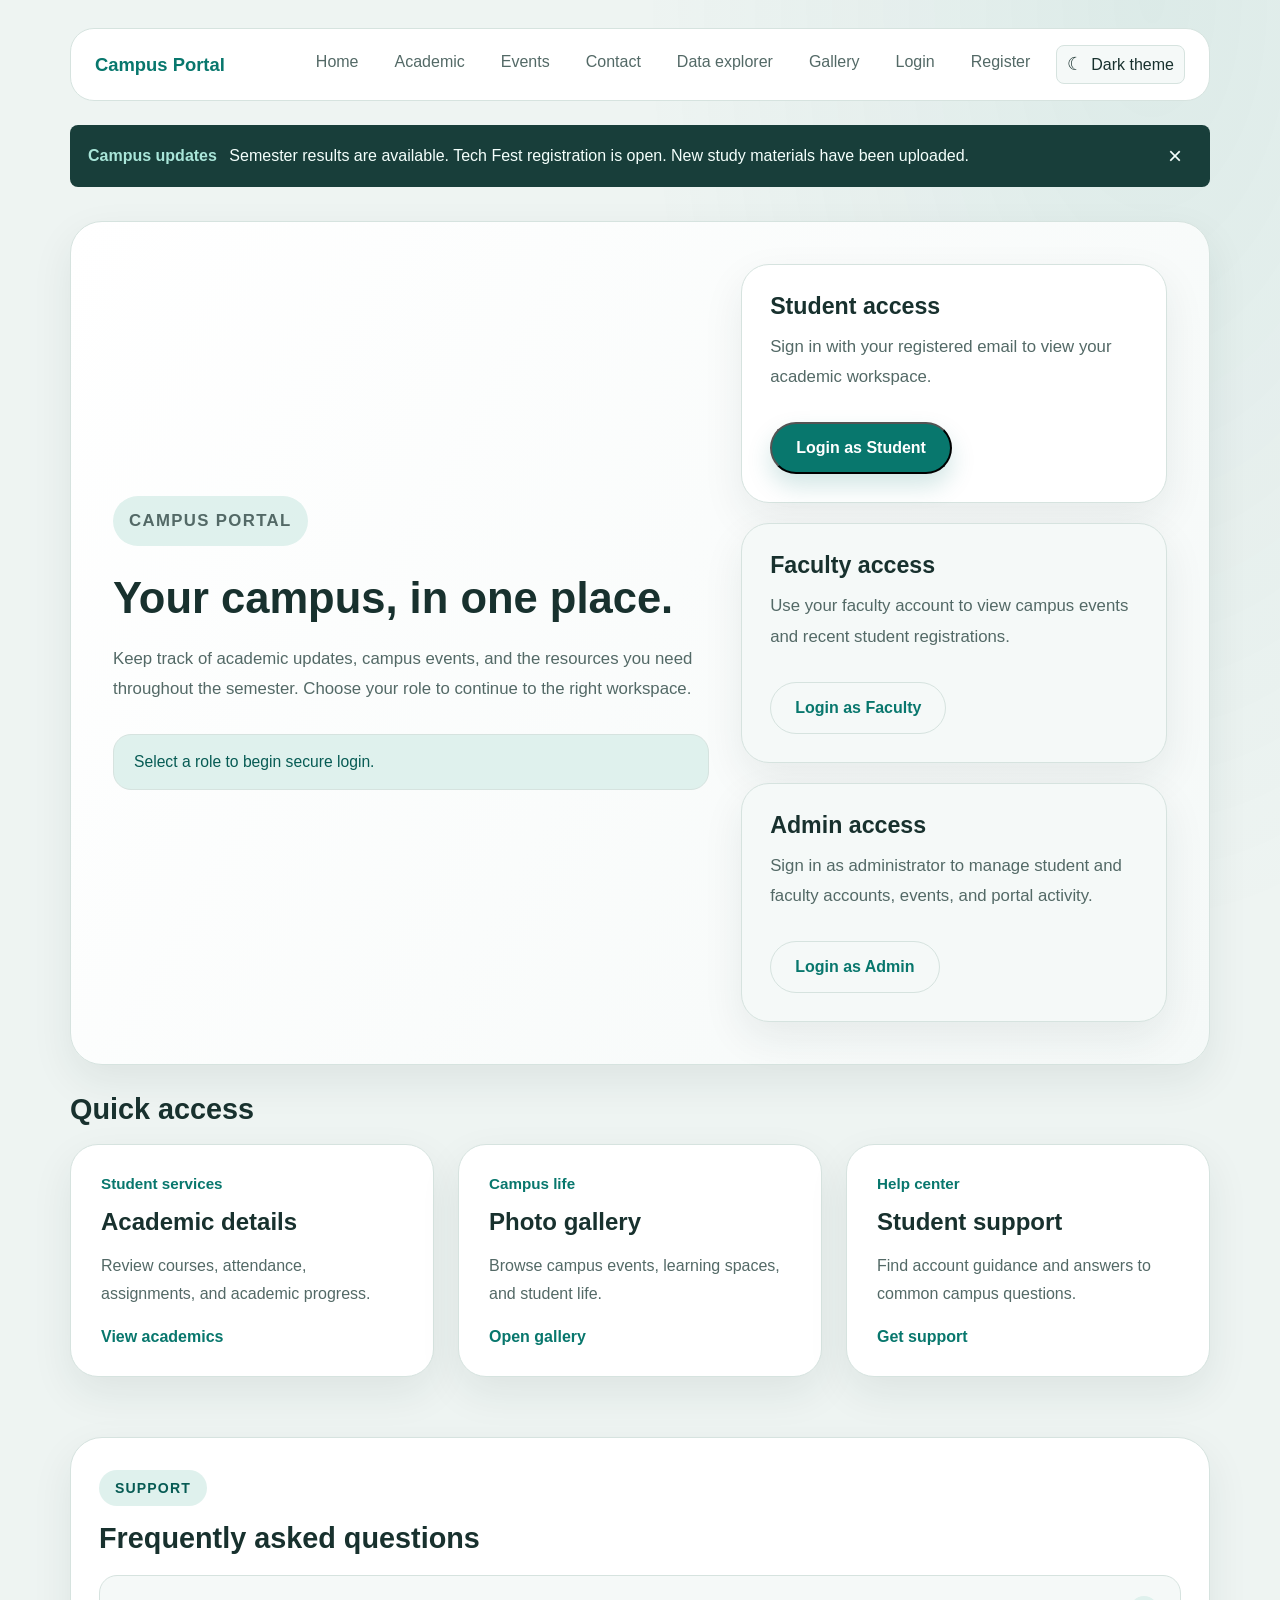
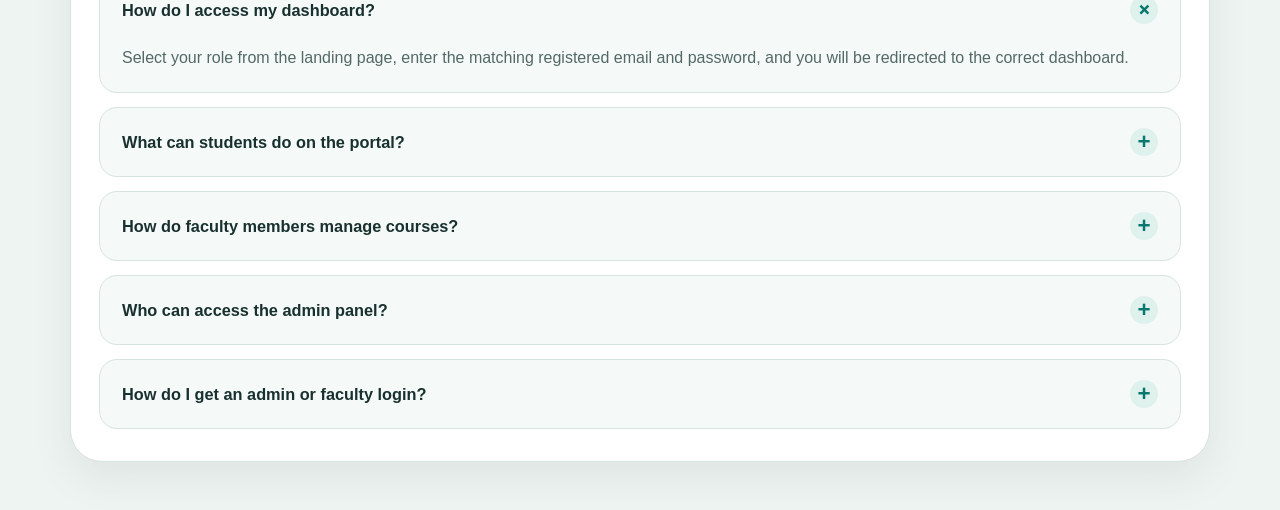
<file: website/index.html>
<!DOCTYPE html>
<html lang="en" data-theme="light">
<head>
  <meta charset="UTF-8">
  <meta name="viewport" content="width=device-width, initial-scale=1.0">
  <title>Campus Portal</title>
  <link rel="stylesheet" href="styles.css">
</head>
<body>
  <div class="page-shell">
    <header class="site-header">
      <a class="brand" href="index.html">Campus Portal</a>
      <button class="menu-toggle" type="button" aria-label="Toggle navigation" aria-expanded="false" aria-controls="site-nav">
        <span></span><span></span><span></span>
      </button>
      <nav class="site-nav" id="site-nav">
        <a href="index.html">Home</a>
        <a href="academic.html">Academic</a>
        <a href="support.html">Support</a>
        <a href="practical 6/practical6.html">Data explorer</a>
        <a href="photo-slider.html">Gallery</a>
        <button class="theme-toggle" type="button" data-theme-toggle aria-label="Dark theme" aria-pressed="false">
          <span class="theme-icon" aria-hidden="true">&#9790;</span><span>Dark theme</span>
        </button>
      </nav>
    </header>

    <aside class="notification-banner" id="notification-banner" aria-label="Campus announcements">
      <p><strong>Campus updates</strong> Semester results are available. Tech Fest registration is open. New study materials have been uploaded.</p>
      <button class="notification-close" type="button" aria-label="Dismiss announcements">&times;</button>
    </aside>

    <main>
    <section class="hero hero-home">
      <div class="hero-copy">
        <p class="eyebrow">Campus Portal</p>
        <h1>Your campus, in one place.</h1>
        <p>Keep track of academic updates, campus events, and the resources you need throughout the semester. Choose your role to continue to the right workspace.</p>
        <div id="role-message" class="role-message">Select a role to begin secure login.</div>
      </div>
      <div class="hero-panel">
        <div class="panel-card">
          <h2>Student access</h2>
          <p>Sign in with your registered email to view your academic workspace.</p>
          <button class="button button-primary role-select-button" data-role="student" type="button">Login as Student</button>
        </div>
        <div class="panel-card panel-card-alt">
          <h2>Faculty access</h2>
          <p>Use your faculty account to view campus events and recent student registrations.</p>
          <button class="button button-secondary role-select-button" data-role="faculty" type="button">Login as Faculty</button>
        </div>
        <div class="panel-card panel-card-alt">
          <h2>Admin access</h2>
          <p>Sign in as administrator to manage student and faculty accounts, events, and portal activity.</p>
          <button class="button button-secondary role-select-button" data-role="admin" type="button">Login as Admin</button>
        </div>
      </div>
    </section>

    <section class="home-quick-access" aria-labelledby="quick-access-title">
      <div class="section-header">
        <h2 id="quick-access-title">Quick access</h2>
      </div>
      <div class="overview-grid">
        <article class="dashboard-card">
          <span>Student services</span>
          <h2>Academic details</h2>
          <p>Review courses, attendance, assignments, and academic progress.</p>
          <a class="text-link" href="academic.html">View academics</a>
        </article>
        <article class="dashboard-card">
          <span>Campus life</span>
          <h2>Photo gallery</h2>
          <p>Browse campus events, learning spaces, and student life.</p>
          <a class="text-link" href="photo-slider.html">Open gallery</a>
        </article>
        <article class="dashboard-card">
          <span>Help center</span>
          <h2>Student support</h2>
          <p>Find account guidance and answers to common campus questions.</p>
          <a class="text-link" href="support.html">Get support</a>
        </article>
      </div>
    </section>

    <section class="faq-section" aria-labelledby="faq-title">
      <div class="section-header faq-header">
        <div>
          <p class="eyebrow">Support</p>
          <h2 id="faq-title">Frequently asked questions</h2>
        </div>
      </div>

      <div class="faq-list">
        <article class="faq-item active">
          <button class="faq-question" type="button" aria-expanded="true">
            <span>How do I access my dashboard?</span>
            <span class="faq-icon" aria-hidden="true">+</span>
          </button>
          <div class="faq-answer">
            <p>Select your role from the landing page, enter the matching registered email and password, and you will be redirected to the correct dashboard.</p>
          </div>
        </article>

        <article class="faq-item">
          <button class="faq-question" type="button" aria-expanded="false">
            <span>What can students do on the portal?</span>
            <span class="faq-icon" aria-hidden="true">+</span>
          </button>
          <div class="faq-answer">
            <p>Students can check attendance, review academic results, access assignments, and stay updated with important announcements from the campus.</p>
          </div>
        </article>

        <article class="faq-item">
          <button class="faq-question" type="button" aria-expanded="false">
            <span>How do faculty members manage courses?</span>
            <span class="faq-icon" aria-hidden="true">+</span>
          </button> 
          <div class="faq-answer">
            <p>Faculty users can view assigned courses, monitor student participation, update grades, and manage academic records from the faculty dashboard.</p>
          </div>
        </article>

        <article class="faq-item">
          <button class="faq-question" type="button" aria-expanded="false">
            <span>Who can access the admin panel?</span>
            <span class="faq-icon" aria-hidden="true">+</span>
          </button>
          <div class="faq-answer">
            <p>Only authorized administrators can access the admin panel to manage users, announcements, and system-level campus settings.</p>
          </div>
        </article>

        <article class="faq-item">
          <button class="faq-question" type="button" aria-expanded="false">
            <span>How do I get an admin or faculty login?</span>
            <span class="faq-icon" aria-hidden="true">+</span>
          </button>
          <div class="faq-answer">
            <p>An administrator is provisioned from the server command line. An administrator can create faculty accounts from the protected Faculty accounts page. Student accounts can be created through registration.</p>
          </div>
        </article>
      </div>
    </section>

    </main>
  </div>

  <script src="script.js"></script>
</body>
</html>
</file>
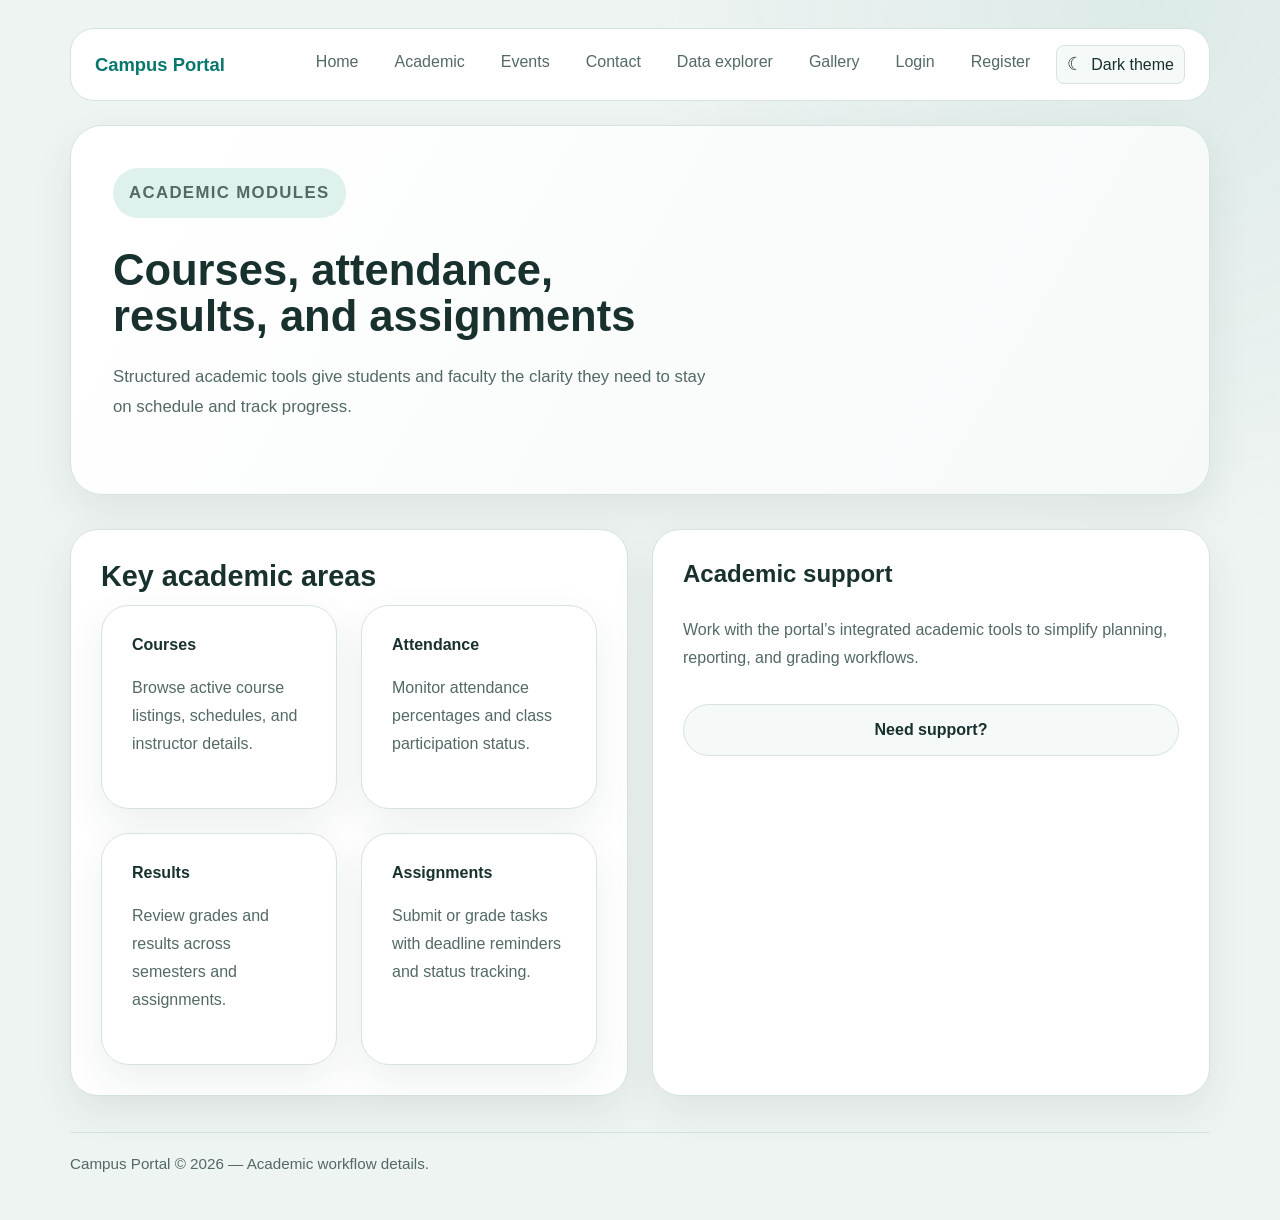
<file: website/academic.html>
<!DOCTYPE html>
<html lang="en" data-theme="light">
<head>
  <meta charset="UTF-8">
  <meta name="viewport" content="width=device-width, initial-scale=1.0">
  <title>Academic Modules | Campus Portal</title>
  <link rel="stylesheet" href="styles.css">
</head>
<body>
  <div class="page-shell">
    <header class="site-header">
      <a class="brand" href="index.html">Campus Portal</a>
      <button class="menu-toggle" type="button" aria-label="Toggle navigation" aria-expanded="false" aria-controls="site-nav">
        <span></span><span></span><span></span>
      </button>
      <nav class="site-nav" id="site-nav">
        <a href="index.html">Home</a>
        <a href="login.html">Login</a>
        <a href="register.html">Register</a>
        <a href="student-dashboard.html">Student</a>
        <a href="faculty-dashboard.html">Faculty</a>
        <a href="admin-dashboard.html">Admin</a>
        <a href="academic.html">Academic</a>
        <a href="support.html">Support</a>
        <a href="photo-slider.html">Gallery</a>
        <button class="theme-toggle" type="button" data-theme-toggle aria-label="Dark theme" aria-pressed="false">
          <span class="theme-icon" aria-hidden="true">&#9790;</span><span>Dark theme</span>
        </button>
      </nav>
    </header>

    <section class="hero hero-simple">
      <div>
        <p class="eyebrow">Academic modules</p>
        <h1>Courses, attendance, results, and assignments</h1>
        <p>Structured academic tools give students and faculty the clarity they need to stay on schedule and track progress.</p>
      </div>
    </section>

    <main class="detail-grid">
      <div class="detail-card">
        <div class="section-header">
          <h2>Key academic areas</h2>
        </div>
        <div class="detail-grid">
          <div class="detail-card">
            <strong>Courses</strong>
            <p>Browse active course listings, schedules, and instructor details.</p>
          </div>
          <div class="detail-card">
            <strong>Attendance</strong>
            <p>Monitor attendance percentages and class participation status.</p>
          </div>
          <div class="detail-card">
            <strong>Results</strong>
            <p>Review grades and results across semesters and assignments.</p>
          </div>
          <div class="detail-card">
            <strong>Assignments</strong>
            <p>Submit or grade tasks with deadline reminders and status tracking.</p>
          </div>
        </div>
      </div>

      <aside class="detail-card">
        <h3>Academic support</h3>
        <p>Work with the portal’s integrated academic tools to simplify planning, reporting, and grading workflows.</p>
        <a class="button button-tertiary" href="support.html">Need support?</a>
      </aside>
    </main>

    <footer class="page-footer">Campus Portal © 2026 — Academic workflow details.</footer>
  </div>
<script src="script.js"></script>
</body>
</html>
</file>
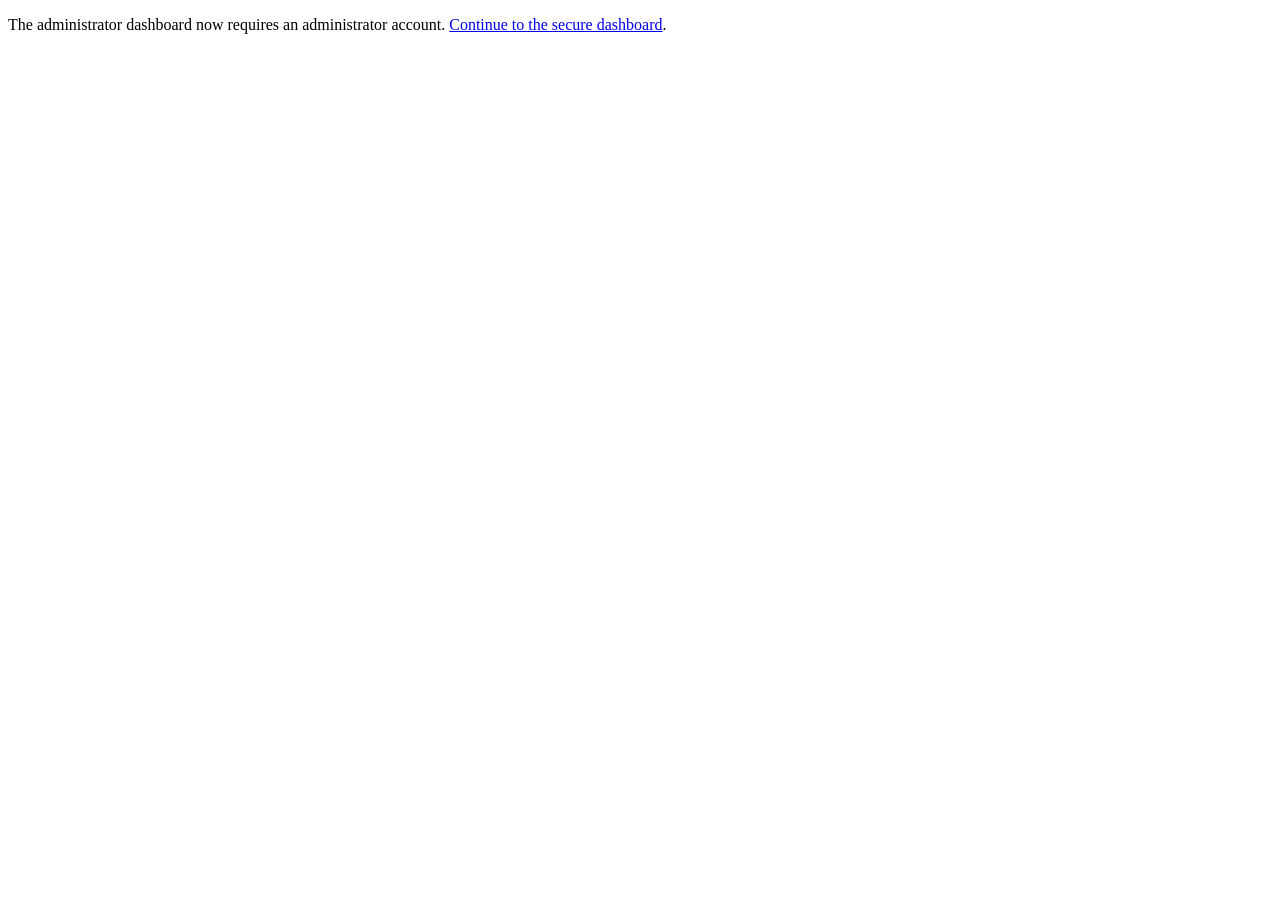
<file: website/admin-dashboard.html>
<!DOCTYPE html>
<html lang="en">
<head>
  <meta charset="UTF-8">
  <meta http-equiv="refresh" content="0;url=studenthub/admin-dashboard.php">
  <meta name="viewport" content="width=device-width, initial-scale=1.0">
  <title>Admin Dashboard | Campus Portal</title>
</head>
<body>
  <p>The administrator dashboard now requires an administrator account. <a href="studenthub/admin-dashboard.php">Continue to the secure dashboard</a>.</p>
</body>
</html>
</file>
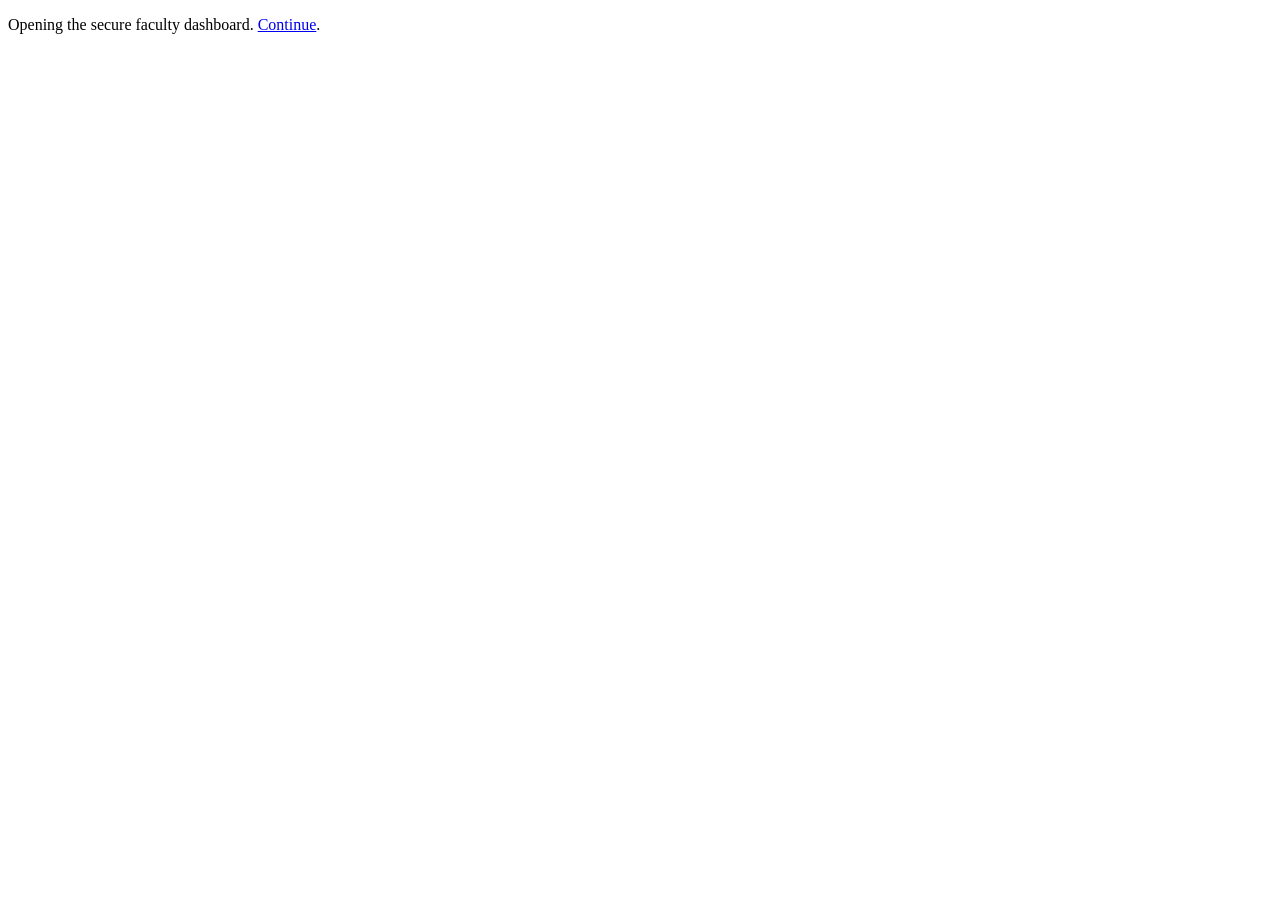
<file: website/faculty-dashboard.html>
<!DOCTYPE html>
<html lang="en">
<head>
  <meta charset="UTF-8">
  <meta http-equiv="refresh" content="0;url=studenthub/faculty-dashboard.php">
  <meta name="viewport" content="width=device-width, initial-scale=1.0">
  <title>Faculty Dashboard | Campus Portal</title>
</head>
<body>
  <p>Opening the secure faculty dashboard. <a href="studenthub/faculty-dashboard.php">Continue</a>.</p>
</body>
</html>
</file>
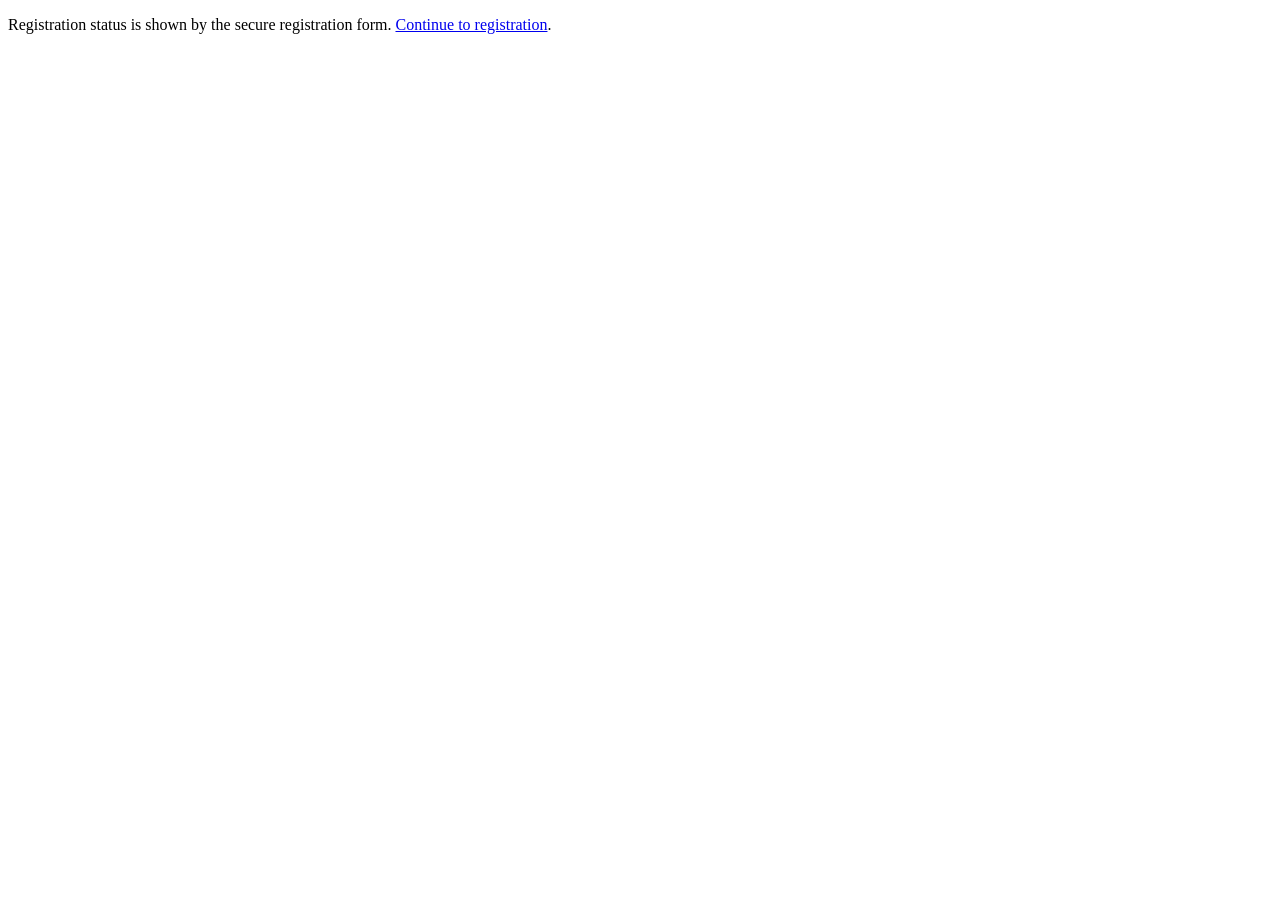
<file: website/form-submission.html>
<!DOCTYPE html>
<html lang="en">
<head>
  <meta charset="UTF-8">
  <meta http-equiv="refresh" content="0;url=studenthub/register.php">
  <meta name="viewport" content="width=device-width, initial-scale=1.0">
  <title>Student Registration | Campus Portal</title>
</head>
<body>
  <p>Registration status is shown by the secure registration form. <a href="studenthub/register.php">Continue to registration</a>.</p>
</body>
</html>
</file>
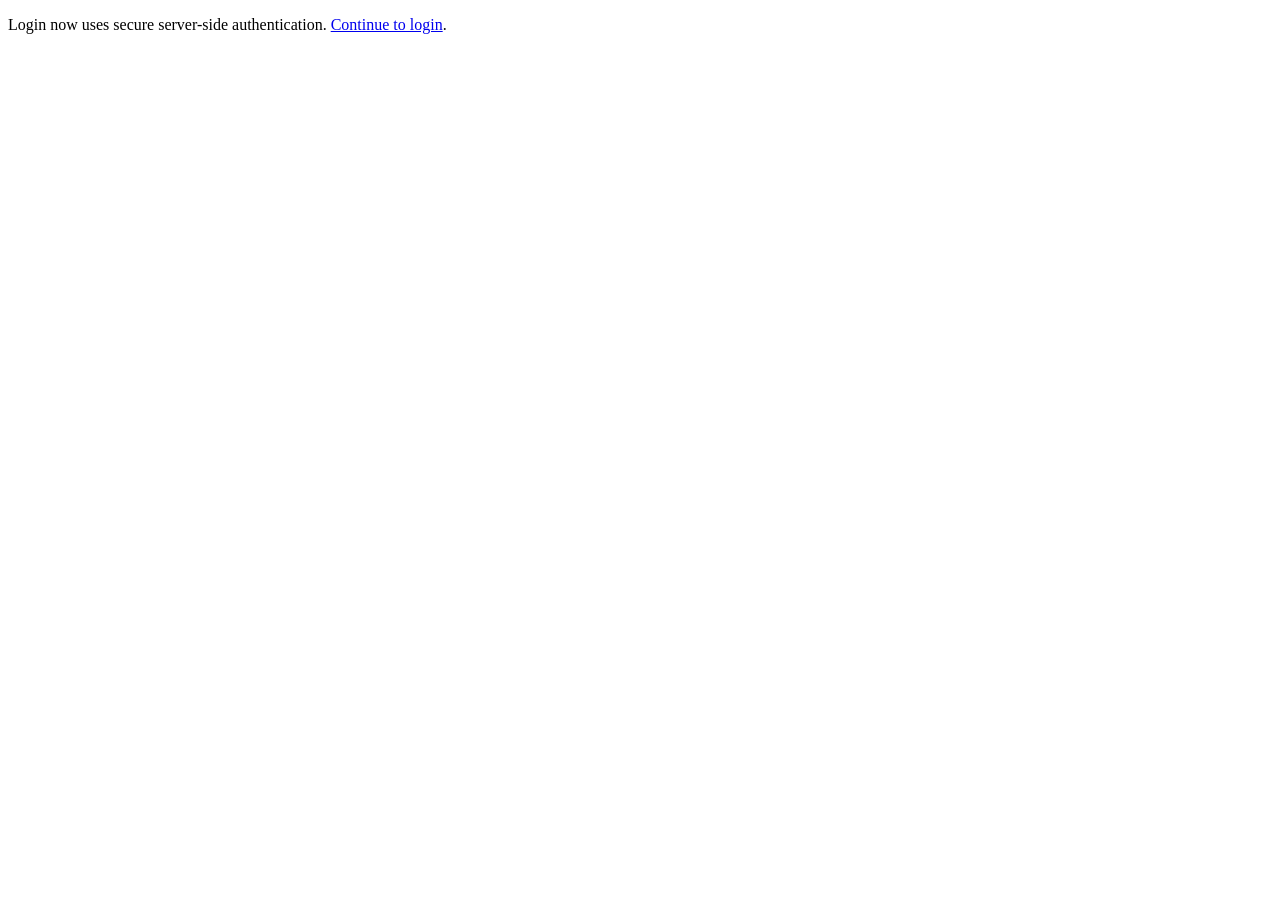
<file: website/login.html>
<!DOCTYPE html>
<html lang="en">
<head>
  <meta charset="UTF-8">
  <meta http-equiv="refresh" content="0;url=studenthub/login.php">
  <meta name="viewport" content="width=device-width, initial-scale=1.0">
  <title>Login | Campus Portal</title>
</head>
<body>
  <p>Login now uses secure server-side authentication. <a href="studenthub/login.php">Continue to login</a>.</p>
</body>
</html>
</file>
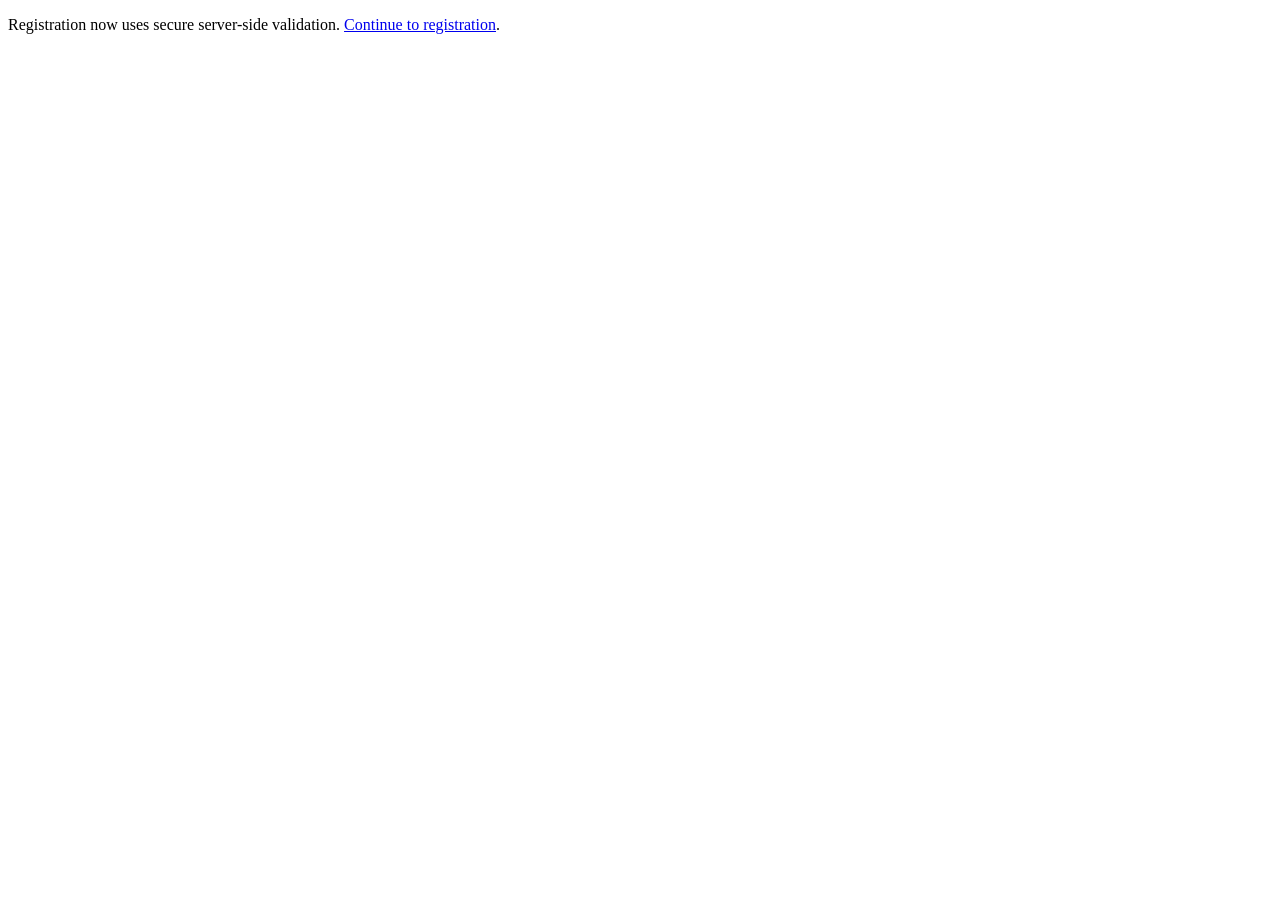
<file: website/register.html>
<!DOCTYPE html>
<html lang="en">
<head>
  <meta charset="UTF-8">
  <meta http-equiv="refresh" content="0;url=studenthub/register.php">
  <meta name="viewport" content="width=device-width, initial-scale=1.0">
  <title>Student Registration | Campus Portal</title>
</head>
<body>
  <p>Registration now uses secure server-side validation. <a href="studenthub/register.php">Continue to registration</a>.</p>
</body>
</html>
</file>
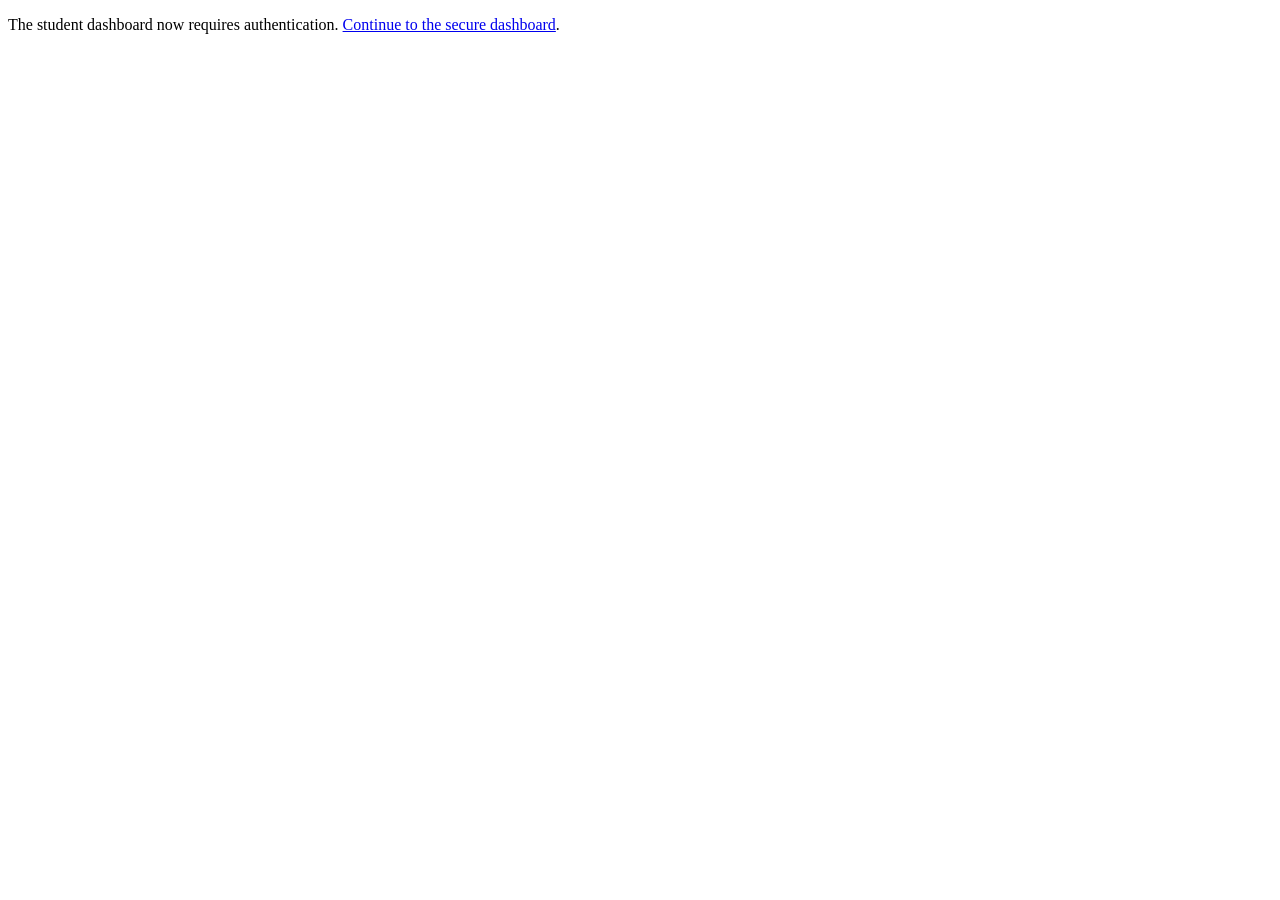
<file: website/student-dashboard.html>
<!DOCTYPE html>
<html lang="en">
<head>
  <meta charset="UTF-8">
  <meta http-equiv="refresh" content="0;url=studenthub/student-dashboard.php">
  <meta name="viewport" content="width=device-width, initial-scale=1.0">
  <title>Student Dashboard | Campus Portal</title>
</head>
<body>
  <p>The student dashboard now requires authentication. <a href="studenthub/student-dashboard.php">Continue to the secure dashboard</a>.</p>
</body>
</html>
</file>
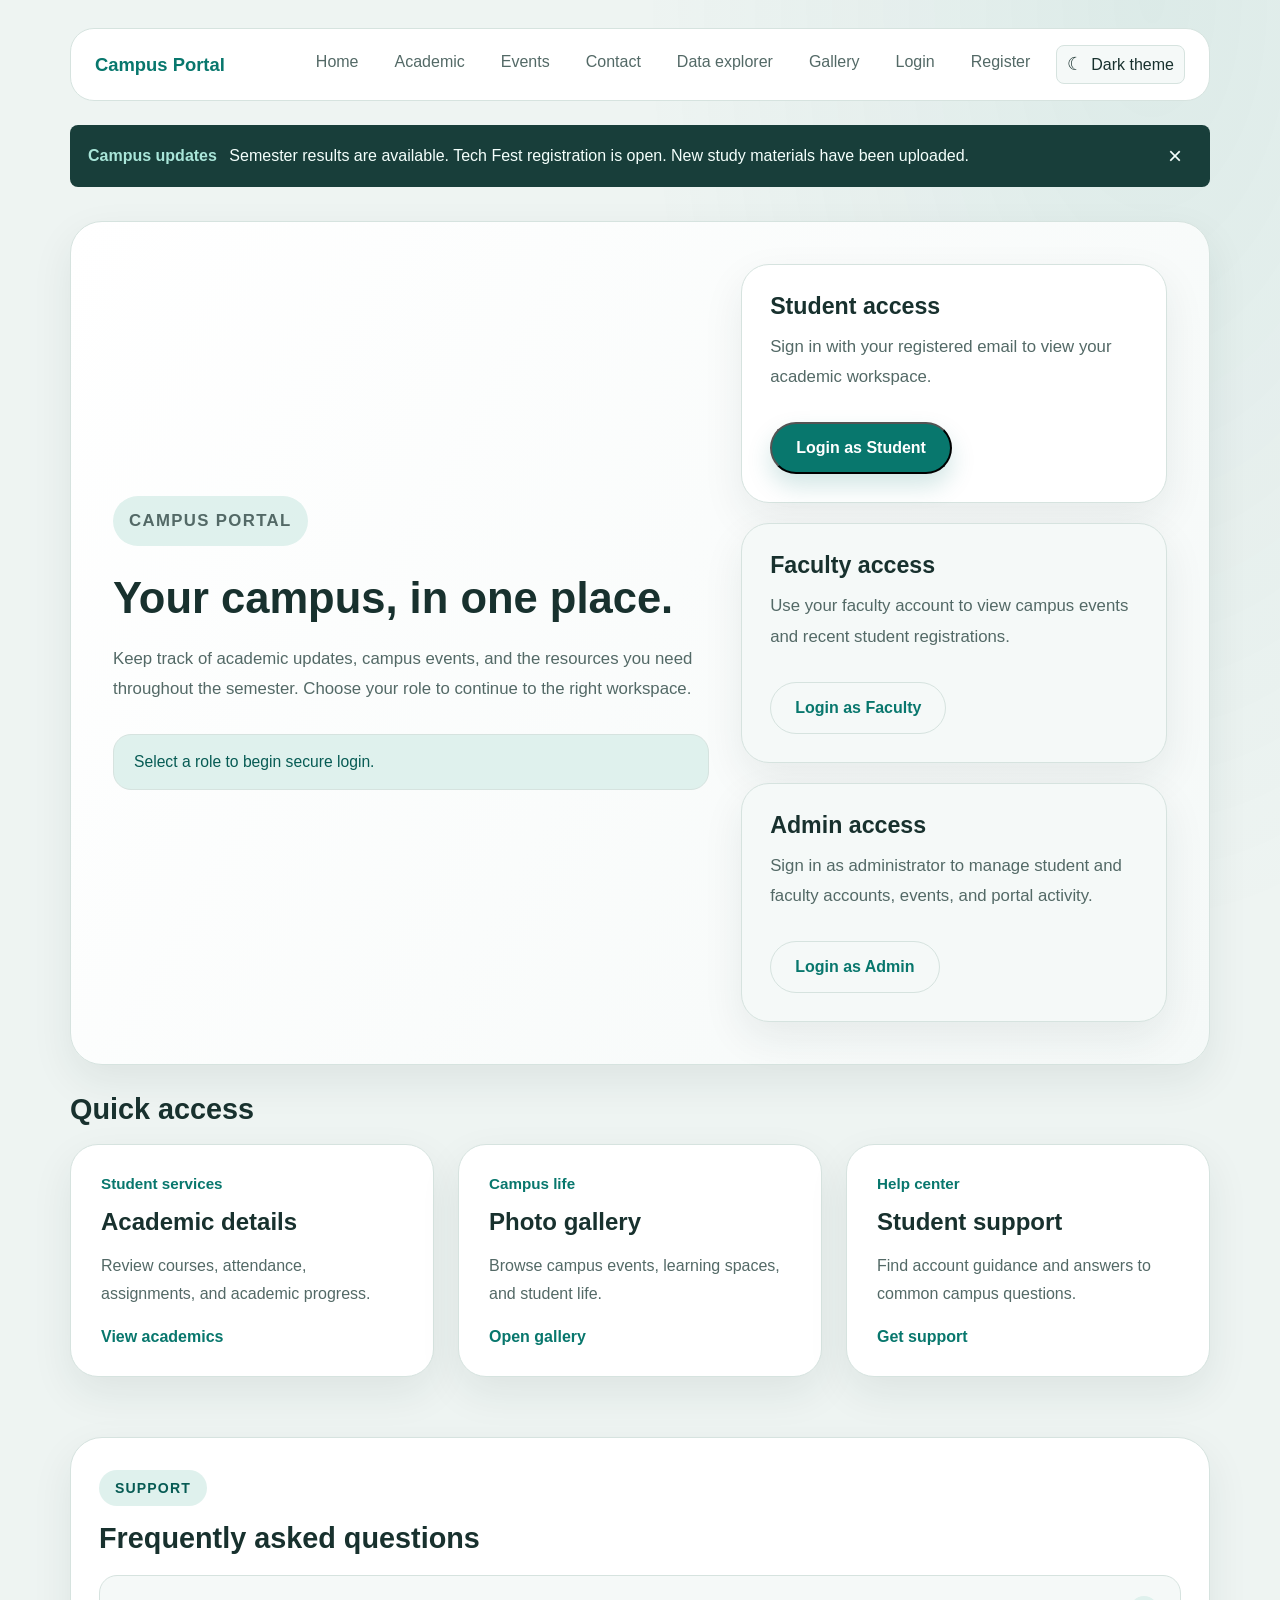
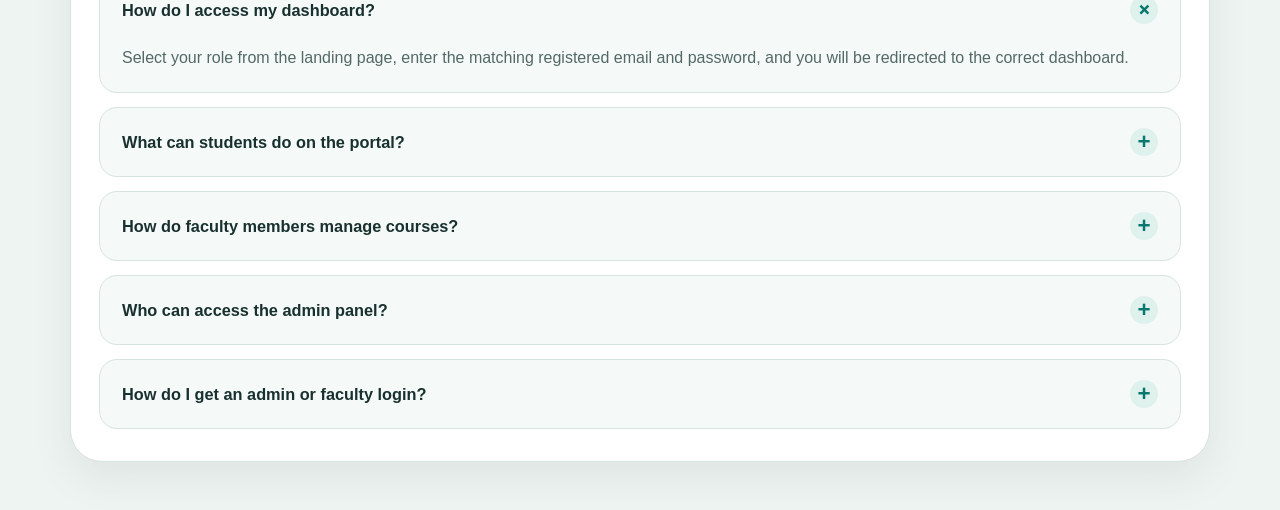
<file: website/student-hub.html>
<!DOCTYPE html>
<html lang="en">
<head>
  <meta charset="UTF-8">
  <meta http-equiv="refresh" content="0;url=index.html">
  <meta name="viewport" content="width=device-width, initial-scale=1.0">
  <title>Campus Portal</title>
</head>
<body>
  <p>Opening the Campus Portal. <a href="index.html">Continue</a>.</p>
</body>
</html>
</file>
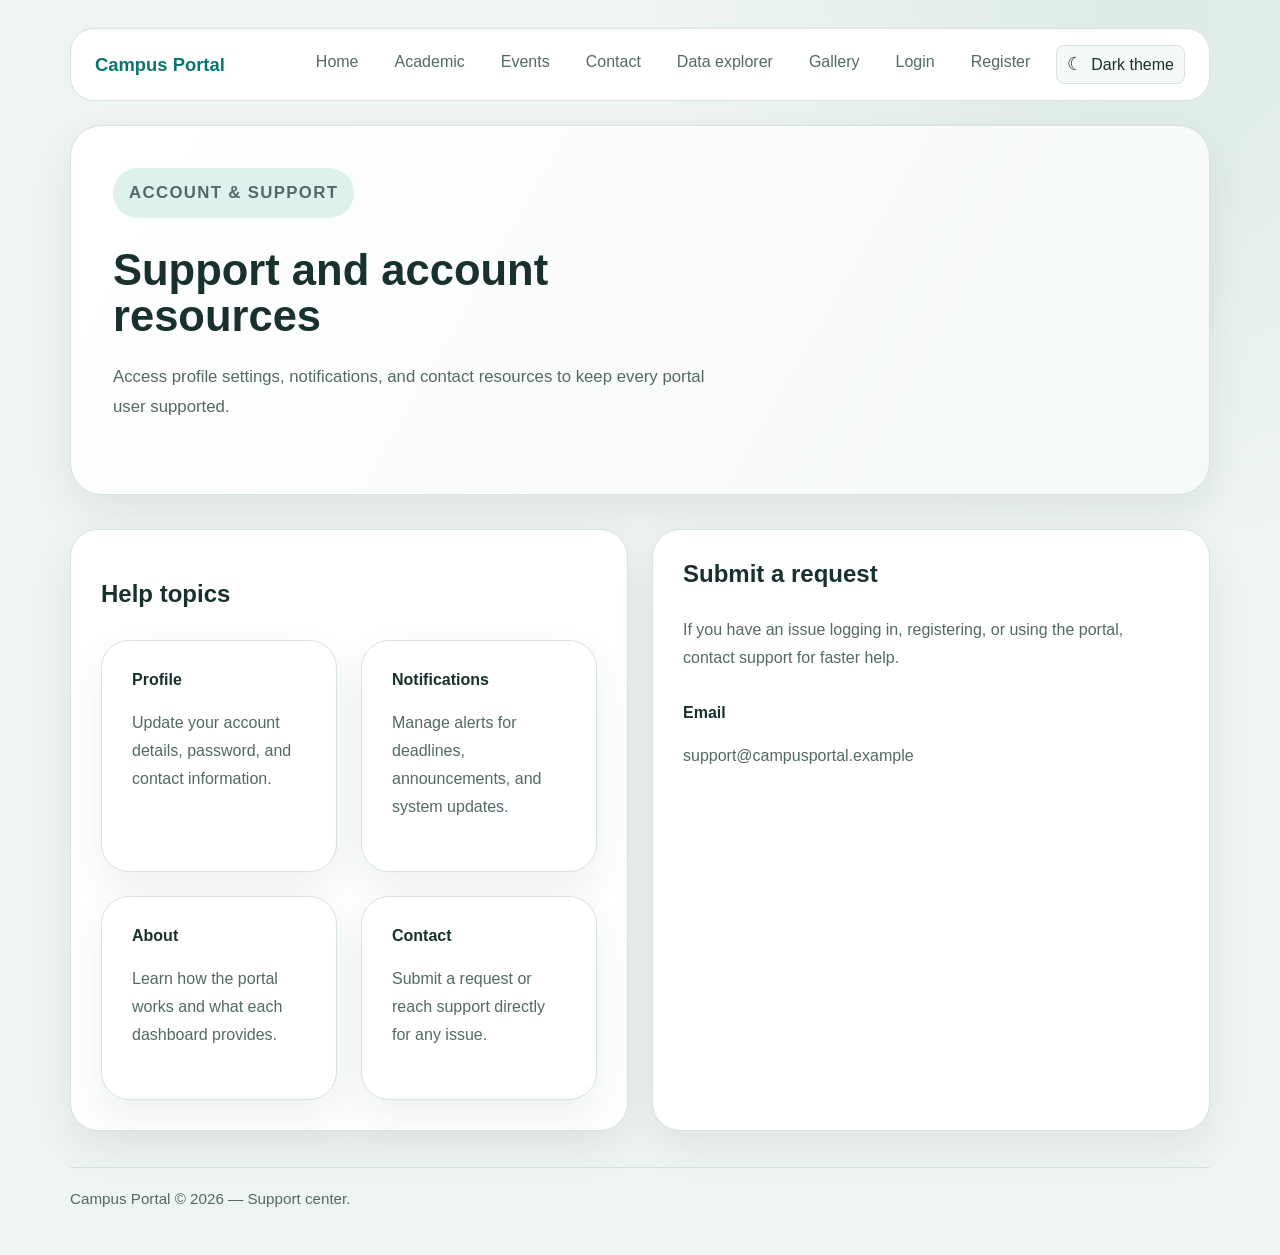
<file: website/support.html>
<!DOCTYPE html>
<html lang="en" data-theme="light">
<head>
  <meta charset="UTF-8">
  <meta name="viewport" content="width=device-width, initial-scale=1.0">
  <title>Support | Campus Portal</title>
  <link rel="stylesheet" href="styles.css">
</head>
<body>
  <div class="page-shell">
    <header class="site-header">
      <a class="brand" href="index.html">Campus Portal</a>
      <button class="menu-toggle" type="button" aria-label="Toggle navigation" aria-expanded="false" aria-controls="site-nav">
        <span></span><span></span><span></span>
      </button>
      <nav class="site-nav" id="site-nav">
        <a href="index.html">Home</a>
        <a href="login.html">Login</a>
        <a href="register.html">Register</a>
        <a href="student-dashboard.html">Student</a>
        <a href="faculty-dashboard.html">Faculty</a>
        <a href="admin-dashboard.html">Admin</a>
        <a href="academic.html">Academic</a>
        <a href="support.html">Support</a>
        <a href="photo-slider.html">Gallery</a>
        <button class="theme-toggle" type="button" data-theme-toggle aria-label="Dark theme" aria-pressed="false">
          <span class="theme-icon" aria-hidden="true">&#9790;</span><span>Dark theme</span>
        </button>
      </nav>
    </header>

    <section class="hero hero-simple">
      <div>
        <p class="eyebrow">Account & support</p>
        <h1>Support and account resources</h1>
        <p>Access profile settings, notifications, and contact resources to keep every portal user supported.</p>
      </div>
    </section>

    <main class="detail-grid">
      <section class="detail-card">
        <h2>Help topics</h2>
        <div class="detail-grid">
          <div class="detail-card">
            <strong>Profile</strong>
            <p>Update your account details, password, and contact information.</p>
          </div>
          <div class="detail-card">
            <strong>Notifications</strong>
            <p>Manage alerts for deadlines, announcements, and system updates.</p>
          </div>
          <div class="detail-card">
            <strong>About</strong>
            <p>Learn how the portal works and what each dashboard provides.</p>
          </div>
          <div class="detail-card">
            <strong>Contact</strong>
            <p>Submit a request or reach support directly for any issue.</p>
          </div>
        </div>
      </section>

      <aside class="detail-card">
        <h3>Submit a request</h3>
        <p>If you have an issue logging in, registering, or using the portal, contact support for faster help.</p>
        <strong>Email</strong>
        <p>support@campusportal.example</p>
      </aside>
    </main>

    <footer class="page-footer">Campus Portal © 2026 — Support center.</footer>
  </div>
<script src="script.js"></script>
</body>
</html>
</file>
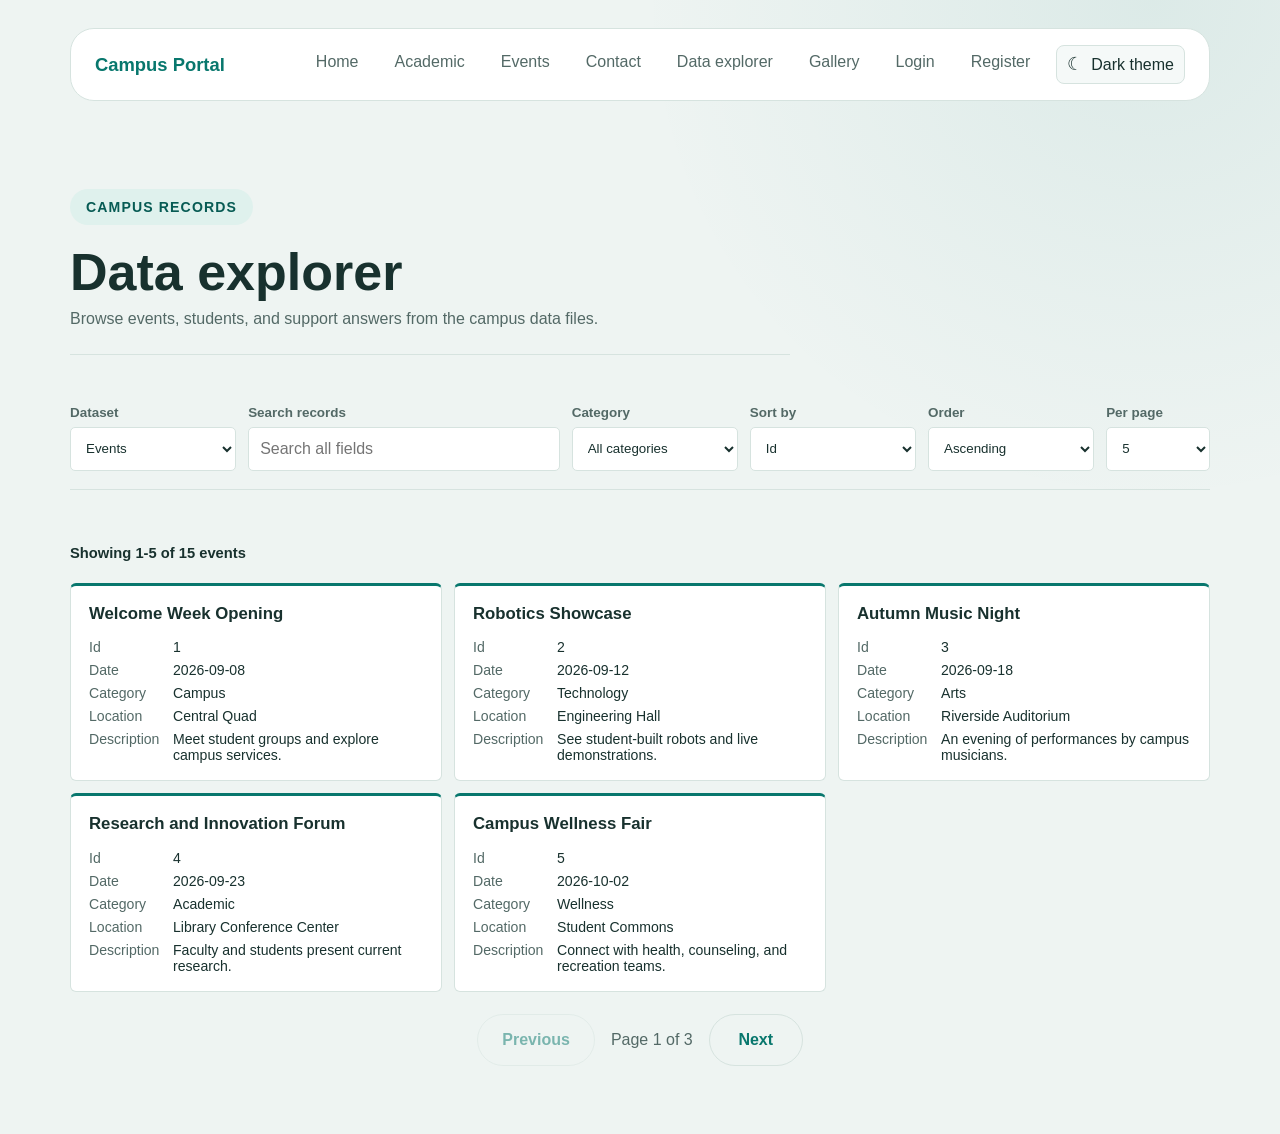
<file: website/practical 6/practical6.html>
<!DOCTYPE html>
<html lang="en" data-theme="light">
<head>
  <meta charset="UTF-8">
  <meta name="viewport" content="width=device-width, initial-scale=1.0">
  <title>Data Explorer | Campus Portal</title>
  <link rel="stylesheet" href="../styles.css">
  <link rel="stylesheet" href="practical6.css">
</head>
<body>
  <div class="page-shell">
    <header class="site-header">
      <a class="brand" href="../index.html">Campus Portal</a>
      <button class="menu-toggle" type="button" aria-label="Toggle navigation" aria-expanded="false" aria-controls="site-nav">
        <span></span><span></span><span></span>
      </button>
      <nav class="site-nav" id="site-nav">
        <a href="../index.html">Home</a>
        <a href="../student-dashboard.html">Student</a>
        <a href="../academic.html">Academic</a>
        <a href="../support.html">Support</a>
        <a href="practical6.html" aria-current="page">Data explorer</a>
        <button class="theme-toggle" type="button" data-theme-toggle aria-label="Dark theme" aria-pressed="false">
          <span class="theme-icon" aria-hidden="true">&#9790;</span><span>Dark theme</span>
        </button>
      </nav>
    </header>

    <main class="data-explorer">
      <header class="explorer-heading">
        <p class="eyebrow">Campus records</p>
        <h1>Data explorer</h1>
        <p>Browse events, students, and support answers from the campus data files.</p>
      </header>

      <section class="explorer-controls" aria-label="Record controls">
        <div class="control-field dataset-field">
          <label for="dataset-picker">Dataset</label>
          <select id="dataset-picker">
            <option value="events">Events</option>
            <option value="students">Students</option>
            <option value="faqs">FAQs</option>
          </select>
        </div>
        <div class="control-field search-field">
          <label for="record-search">Search records</label>
          <input id="record-search" type="search" placeholder="Search all fields" autocomplete="off">
        </div>
        <div class="control-field">
          <label id="filter-label" for="filter-picker">Category</label>
          <select id="filter-picker"><option value="">All categories</option></select>
        </div>
        <div class="control-field">
          <label for="sort-picker">Sort by</label>
          <select id="sort-picker"></select>
        </div>
        <div class="control-field">
          <label for="sort-direction">Order</label>
          <select id="sort-direction">
            <option value="ascending">Ascending</option>
            <option value="descending">Descending</option>
          </select>
        </div>
        <div class="control-field page-size-field">
          <label for="page-size">Per page</label>
          <select id="page-size">
            <option value="5">5</option>
            <option value="10">10</option>
            <option value="15">15</option>
          </select>
        </div>
      </section>

      <section id="data-workspace" class="data-workspace" aria-busy="true" aria-label="Dataset records">
        <div class="results-heading">
          <p id="result-count" class="result-count"></p>
          <p id="data-status" class="data-status" role="status" aria-live="polite">Loading events...</p>
          <button id="retry-load" class="button button-secondary retry-button" type="button" hidden>Try again</button>
        </div>
        <div id="record-grid" class="record-grid"></div>
        <nav id="pagination" class="pagination" aria-label="Record pages" hidden>
          <button id="previous-page" class="button button-secondary page-button" type="button">Previous</button>
          <span id="page-status" aria-live="polite">Page 1 of 1</span>
          <button id="next-page" class="button button-secondary page-button" type="button">Next</button>
        </nav>
      </section>
    </main>
  </div>
  <script src="../script.js"></script>
  <script type="module" src="practical6.js"></script>
</body>
</html>
</file>
<file: website/styles.css>
:root {
  color-scheme: light;
  font-family: 'Segoe UI', Tahoma, Geneva, Verdana, sans-serif;
  font-size: 16px;
  background: #eef4f2;
  color: #18312e;
  --page: #eef4f2;
  --surface: #ffffff;
  --surface-muted: #f5f9f8;
  --border: #d6e3df;
  --text: #18312e;
  --muted: #536966;
  --accent: #08776d;
  --accent-strong: #075b54;
  --accent-soft: #dff1ed;
  --notice: #183e3a;
  --notice-text: #f4fffc;
  --shadow: 0 16px 42px rgba(24, 49, 46, 0.08);
}

html[data-theme="dark"] {
  color-scheme: dark;
  --page: #142321;
  --surface: #1d302d;
  --surface-muted: #233936;
  --border: #38524d;
  --text: #edf7f4;
  --muted: #b4c8c3;
  --accent: #75d5c5;
  --accent-strong: #a0e6d9;
  --accent-soft: #294b45;
  --notice: #0d1917;
  --notice-text: #f4fffc;
  --shadow: 0 16px 42px rgba(0, 0, 0, 0.2);
}

* {
  box-sizing: border-box;
}

html, body {
  margin: 0;
  min-height: 100%;
}

body {
  background: radial-gradient(ellipse at 90% 0%, rgba(8, 119, 109, 0.08), transparent 32rem), var(--page);
  color: var(--text);
  transition: background-color 0.2s ease, color 0.2s ease;
}

img, svg {
  max-width: 100%;
}

.hero-gallery {
  display: block;
  padding: 36px 42px;
}

.slider-card {
  margin-top: 24px;
  padding: 24px;
  border-radius: 32px;
  background: var(--surface);
  border: 1px solid var(--border);
  box-shadow: var(--shadow);
}

.slider-frame {
  position: relative;
  display: grid;
  align-items: center;
}

.slider-track {
  position: relative;
  min-height: 460px;
  overflow: hidden;
  border-radius: 24px;
}

.slide {
  position: absolute;
  inset: 0;
  opacity: 0;
  transform: translateX(24px);
  transition: opacity 0.45s ease, transform 0.45s ease;
}

.slide.active {
  opacity: 1;
  transform: translateX(0);
}

.slide img {
  width: 100%;
  height: 460px;
  object-fit: cover;
  display: block;
}

.slide-caption {
  position: absolute;
  left: 24px;
  right: 24px;
  bottom: 24px;
  padding: 20px 24px;
  border-radius: 18px;
  background: rgba(15, 23, 42, 0.72);
  color: #ffffff;
  backdrop-filter: blur(6px);
}

.slide-caption h2 {
  margin: 0 0 8px;
  font-size: 1.3rem;
}

.slide-caption p {
  margin: 0;
  color: rgba(255,255,255,0.9);
}

.slider-control {
  position: absolute;
  top: 50%;
  transform: translateY(-50%);
  z-index: 2;
  border: none;
  width: 46px;
  height: 46px;
  border-radius: 50%;
  background: var(--surface);
  color: var(--accent);
  font-size: 1.2rem;
  cursor: pointer;
  box-shadow: 0 12px 24px rgba(15, 23, 42, 0.14);
}

.slider-control.prev {
  left: 16px;
}

.slider-control.next {
  right: 16px;
}

.slider-dots {
  display: flex;
  justify-content: center;
  gap: 10px;
  margin-top: 16px;
}

.dot {
  width: 12px;
  height: 12px;
  border: none;
  padding: 0;
  border-radius: 50%;
  background: #cbd5e1;
  cursor: pointer;
}

.dot.active {
  background: var(--accent);
}

@media (max-width: 780px) {
  .site-header {
    align-items: center;
    flex-wrap: wrap;
  }

  .menu-toggle {
    display: inline-flex;
    margin-left: auto;
  }

  .site-header .site-nav {
    display: none;
    width: 100%;
    flex-direction: column;
    gap: 8px;
    padding-top: 12px;
    border-top: 1px solid var(--border);
  }

  .site-header .site-nav.open {
    display: flex;
  }

  .site-header .site-nav a {
    width: 100%;
  }

  .site-header .site-nav .theme-toggle,
  .site-header .site-nav .result-tab {
    width: 100%;
    justify-content: flex-start;
  }

  .hero-gallery {
    padding: 28px;
  }

  .slider-track {
    min-height: 360px;
  }

  .slide img {
    height: 360px;
  }

  .slide-caption {
    left: 16px;
    right: 16px;
    bottom: 16px;
  }
}

img, svg {
  max-width: 100%;
}

button, input, textarea {
  font: inherit;
}

.page-shell {
  width: min(1140px, calc(100% - 32px));
  margin: 0 auto;
  padding: 28px 0 48px;
}

.site-header {
  display: flex;
  align-items: center;
  justify-content: space-between;
  gap: 24px;
  padding: 16px 24px;
  margin-bottom: 24px;
  border-radius: 24px;
  background: var(--surface);
  border: 1px solid var(--border);
  backdrop-filter: blur(16px);
}

.brand {
  color: var(--accent);
  font-size: 1.15rem;
  font-weight: 700;
  text-decoration: none;
}

.site-nav {
  display: flex;
  flex-wrap: wrap;
  gap: 16px;
}

.site-nav a {
  color: var(--muted);
  text-decoration: none;
  padding: 8px 10px;
  border-radius: 14px;
  transition: background-color 0.2s ease, color 0.2s ease;
}

.site-nav .nav-logout {
  display: inline-flex;
  margin: 0;
}

.site-nav .nav-logout button {
  padding: 8px 10px;
  border: 0;
  border-radius: 14px;
  background: transparent;
  color: var(--muted);
  font: inherit;
  cursor: pointer;
}

.site-nav .nav-logout button:hover,
.site-nav .nav-logout button:focus-visible {
  background: var(--accent-soft);
  color: var(--accent);
}

.site-nav a:hover,
.site-nav a:focus-visible {
  background: var(--accent-soft);
  color: var(--accent);
}

.site-nav .theme-toggle {
  display: inline-flex;
  align-items: center;
  gap: 8px;
  padding: 8px 10px;
  border: 1px solid var(--border);
  border-radius: 8px;
  background: var(--surface-muted);
  color: var(--text);
  font: inherit;
  cursor: pointer;
}

.site-nav .theme-toggle span:last-child {
  white-space: nowrap;
}

.theme-toggle:hover,
.theme-toggle:focus-visible {
  border-color: var(--accent);
  outline: 2px solid var(--accent-soft);
  outline-offset: 1px;
}

.theme-icon {
  font-size: 1.1rem;
}

.site-nav .result-tab {
  padding: 8px 10px;
  border: 0;
  border-radius: 14px;
  background: transparent;
  color: var(--muted);
  font: inherit;
  cursor: pointer;
  transition: background-color 0.2s ease, color 0.2s ease;
}

.site-nav .result-tab:hover,
.site-nav .result-tab:focus-visible {
  background: var(--accent-soft);
  color: var(--accent);
}

.menu-toggle {
  display: none;
  align-items: center;
  justify-content: center;
  flex-direction: column;
  gap: 6px;
  border: none;
  background: transparent;
  color: var(--accent);
  cursor: pointer;
  padding: 8px 12px;
  border-radius: 8px;
  transition: background-color 0.2s ease, transform 0.2s ease;
}

.menu-toggle:hover,
.menu-toggle:focus-visible {
  background-color: var(--accent-soft);
  outline: none;
  transform: scale(1.05);
}

.menu-toggle span {
  display: block;
  width: 26px;
  height: 3px;
  background: currentColor;
  border-radius: 2px;
  transition: transform 0.3s ease, opacity 0.3s ease;
}

.notification-banner {
  display: flex;
  align-items: center;
  justify-content: space-between;
  gap: 20px;
  margin: 16px 0 24px;
  padding: 14px 18px;
  border-radius: 8px;
  background: var(--notice);
  color: var(--notice-text);
}

.notification-banner[hidden] {
  display: none;
}

.notification-banner p {
  margin: 0;
  line-height: 1.6;
}

.notification-banner strong {
  margin-right: 8px;
  color: #a9e6d9;
}

.notification-close {
  flex: 0 0 auto;
  width: 34px;
  height: 34px;
  border: 0;
  border-radius: 5px;
  background: transparent;
  color: inherit;
  font-size: 1.5rem;
  line-height: 1;
  cursor: pointer;
}

.notification-close:focus-visible {
  outline: 3px solid var(--accent);
  outline-offset: 2px;
}

.hero {
  display: grid;
  grid-template-columns: 1.4fr 1fr;
  gap: 32px;
  align-items: center;
  padding: 42px;
  border-radius: 32px;
  background: linear-gradient(120deg, var(--surface), var(--surface-muted));
  border: 1px solid var(--border);
  box-shadow: var(--shadow);
}

.hero-copy {
  max-width: 620px;
}

.eyebrow {
  margin: 0 0 16px;
  display: inline-flex;
  align-items: center;
  gap: 10px;
  padding: 10px 16px;
  border-radius: 999px;
  background: var(--accent-soft);
  color: var(--accent-strong);
  font-size: 0.88rem;
  font-weight: 700;
  letter-spacing: 0.08em;
  text-transform: uppercase;
}

.hero h1 {
  margin: 0 0 22px;
  font-size: clamp(2.5rem, 3.4vw, 3.8rem);
  line-height: 1.05;
  color: var(--text);
}

.hero p {
  margin: 0 0 30px;
  color: var(--muted);
  font-size: 1.05rem;
  line-height: 1.8;
}

.hero-actions {
  display: flex;
  flex-wrap: wrap;
  gap: 16px;
}

.button {
  display: inline-flex;
  align-items: center;
  justify-content: center;
  min-height: 52px;
  padding: 0 24px;
  border-radius: 999px;
  text-decoration: none;
  font-weight: 700;
  transition: transform 0.2s ease, box-shadow 0.2s ease, background-color 0.2s ease, color 0.2s ease;
}

.button:hover,
.button:focus-visible {
  transform: translateY(-1px);
}

.button-primary {
  background: var(--accent);
  color: #ffffff;
  box-shadow: 0 12px 24px rgba(8, 119, 109, 0.18);
}

.button-secondary {
  background: transparent;
  color: var(--accent);
  border: 1px solid var(--border);
}

.button-tertiary {
  background: var(--surface-muted);
  color: var(--text);
  border: 1px solid var(--border);
}

.hero-panel {
  display: grid;
  gap: 20px;
}

.panel-card {
  padding: 28px;
  border-radius: 28px;
  background: var(--surface);
  border: 1px solid var(--border);
  box-shadow: var(--shadow);
    transition: transform 0.24s ease, border-color 0.24s ease;
  }
  
  .panel-card-alt {
    background: var(--surface-muted);
  }
  
  .panel-card:hover {
    transform: translateY(-2px);
    border-color: var(--accent);
  }
  
  .panel-card h2 {
    margin: 0 0 12px;
    font-size: 1.45rem;
    color: var(--text);
  }
  
  .role-select-button.active-role {
    box-shadow: 0 0 0 3px rgba(36, 84, 111, 0.18);
  }
  
  .role-message {
    margin-top: 16px;
    padding: 18px 20px;
    border-radius: 18px;
    background: var(--accent-soft);
    color: var(--accent-strong);
    font-size: 0.98rem;
    border: 1px solid var(--border);
  }
  
  .login-modal {
    position: fixed;
    inset: 0;
    display: none;
    align-items: center;
    justify-content: center;
    z-index: 40;
  }
  
  .login-modal.visible {
    display: flex;
  }
  
  .login-modal-backdrop {
    position: absolute;
    inset: 0;
    background: rgba(15, 23, 42, 0.55);
    backdrop-filter: blur(3px);
  }
  
  .login-modal-content {
    position: relative;
    width: min(540px, calc(100% - 32px));
    padding: 0;
    border-radius: 28px;
    background: var(--surface);
    box-shadow: 0 40px 120px rgba(15, 23, 42, 0.2);
    z-index: 1;
  }
  
  .form-panel {
    padding: 36px 32px 32px;
  }
  
  .modal-close {
    position: absolute;
    top: 18px;
    right: 18px;
    border: none;
    background: transparent;
    color: var(--muted);
    font-size: 1.8rem;
    cursor: pointer;
    line-height: 1;
  }
  
  .login-error {
    min-height: 24px;
    margin-bottom: 16px;
    color: #b91c1c;
    font-weight: 600;
  }

.faq-section {
  margin-top: 32px;
  padding: 32px 28px;
  border-radius: 32px;
  background: var(--surface);
  border: 1px solid var(--border);
  box-shadow: var(--shadow);
}

.faq-header {
  margin-bottom: 20px;
}

.faq-header h2 {
  margin-top: 10px;
}

.faq-list {
  display: grid;
  gap: 14px;
}

.faq-item {
  border-radius: 18px;
  border: 1px solid var(--border);
  background: var(--surface-muted);
  overflow: hidden;
}

.faq-question {
  width: 100%;
  display: flex;
  align-items: center;
  justify-content: space-between;
  gap: 20px;
  padding: 20px 22px;
  border: none;
  background: transparent;
  color: var(--text);
  font-size: 1.02rem;
  font-weight: 700;
  text-align: left;
  cursor: pointer;
}

.faq-icon {
  display: inline-flex;
  align-items: center;
  justify-content: center;
  width: 28px;
  height: 28px;
  border-radius: 50%;
  background: var(--accent-soft);
  color: var(--accent);
  font-size: 1.4rem;
  line-height: 1;
  transition: transform 0.2s ease;
}

.faq-answer {
  max-height: 0;
  overflow: hidden;
  transition: max-height 0.3s ease;
}

.faq-answer p {
  margin: 0;
  padding: 0 22px 20px;
  color: var(--muted);
  line-height: 1.75;
}

.faq-item.active .faq-answer {
  max-height: 220px;
}

.faq-item.active .faq-icon {
  transform: rotate(45deg);
}

.home-quick-access {
  display: grid;
  gap: 18px;
}

main {
  display: grid;
  gap: 28px;
  margin-top: 34px;
}
.overview-grid,
.feature-grid,
.detail-grid {
  display: grid;
  gap: 24px;
}

.overview-grid {
  grid-template-columns: repeat(3, minmax(0, 1fr));
}

.feature-grid {
  grid-template-columns: repeat(2, minmax(0, 1fr));
}

.dashboard-card,
.feature-card,
.detail-card,
.form-panel {
  padding: 30px;
  border-radius: 28px;
  background: var(--surface);
  border: 1px solid var(--border);
  box-shadow: var(--shadow);
}

.dashboard-card span {
  display: inline-flex;
  margin-bottom: 16px;
  font-size: 0.95rem;
  font-weight: 700;
  color: var(--accent);
}

.dashboard-card h2,
.feature-card h3,
.detail-card h3,
.form-panel h2 {
  margin: 0 0 16px;
  color: var(--text);
  font-size: 1.5rem;
}

.dashboard-card p,
.feature-card p,
.detail-card p {
  margin: 0 0 20px;
  color: var(--muted);
  line-height: 1.75;
}

.text-link {
  color: var(--accent);
  text-decoration: none;
  font-weight: 700;
}

.text-link:hover {
  text-decoration: underline;
}

.section-header {
  display: flex;
  align-items: center;
  justify-content: space-between;
  gap: 16px;
}

.section-header h2 {
  margin: 0;
  font-size: 1.8rem;
}

.detail-grid {
  grid-template-columns: repeat(2, minmax(0, 1fr));
}

.detail-card {
  display: flex;
  flex-direction: column;
  gap: 12px;
}

.detail-card strong {
  display: block;
  color: var(--text);
  margin-bottom: 8px;
}

.form-panel {
  max-width: 520px;
}

.form-field {
  display: grid;
  gap: 10px;
  margin-bottom: 18px;
}

.form-field label {
  font-weight: 600;
  color: var(--text);
}

.form-field input {
  width: 100%;
  min-height: 50px;
  padding: 0 16px;
  border: 1px solid var(--border);
  border-radius: 16px;
  background: var(--surface);
  color: var(--text);
}

.form-field input:focus {
  outline: none;
  border-color: var(--accent);
  box-shadow: 0 0 0 4px var(--accent-soft);
}

.checkbox-field {
  display: flex;
  align-items: center;
  gap: 12px;
  color: var(--muted);
}

.page-footer {
  margin-top: 36px;
  padding-top: 22px;
  border-top: 1px solid var(--border);
  color: var(--muted);
  font-size: 0.95rem;
}

@media (max-width: 980px) {
  .site-header {
    flex-wrap: wrap;
    align-items: center;
  }

  .hero {
    grid-template-columns: 1fr;
    padding: 28px;
  }

  .overview-grid,
  .feature-grid,
  .detail-grid {
    grid-template-columns: 1fr;
  }
}

.result-tab {
  font-weight: 600;
}

.result-modal-overlay {
  position: fixed;
  inset: 0;
  display: none;
  align-items: center;
  justify-content: center;
  padding: 24px;
  background: rgba(15, 23, 42, 0.26);
  backdrop-filter: blur(2px);
  z-index: 100;
}

.result-modal-overlay.visible {
  display: flex;
}

.result-modal {
  position: relative;
  width: min(960px, 100%);
  max-height: 90vh;
  overflow-y: auto;
  padding: 28px 26px 24px;
  border-radius: 18px;
  background: var(--surface);
  box-shadow: 0 30px 80px rgba(15, 23, 42, 0.25);
}

.result-close {
  position: absolute;
  top: 18px;
  right: 18px;
  border: none;
  background: transparent;
  color: var(--text);
  font-size: 2.2rem;
  line-height: 1;
  cursor: pointer;
}

.result-title {
  margin: 0 0 20px;
  text-align: center;
  font-size: clamp(2rem, 2vw, 2.6rem);
  color: var(--accent-strong);
}

.result-meta {
  display: grid;
  grid-template-columns: repeat(2, minmax(0, 1fr));
  gap: 14px 20px;
  margin-bottom: 22px;
}

.result-meta p {
  margin: 0;
  padding: 16px 18px;
  border-radius: 12px;
  background: var(--surface-muted);
  font-size: 1.05rem;
}

.result-table {
  width: 100%;
  border-collapse: collapse;
  border-radius: 12px;
  overflow: hidden;
  background: var(--surface);
  box-shadow: inset 0 0 0 1px rgba(148, 163, 184, 0.4);
}

.result-table th,
.result-table td {
  padding: 18px 14px;
  border: 1px solid var(--border);
  text-align: center;
  font-size: 1.05rem;
}

.result-table thead th {
  background: var(--accent);
  color: #ffffff;
  font-weight: 700;
}

.result-summary {
  margin-top: 20px;
  padding: 10px 6px 0;
  color: var(--text);
  font-size: 1.1rem;
  line-height: 1.8;
}

.result-summary p {
  margin: 0;
}

.result-pass {
  color: #16a34a;
  font-weight: 700;
}

.download-result {
  margin-top: 22px;
  padding: 14px 24px;
  border: none;
  border-radius: 10px;
  background: var(--accent);
  color: #ffffff;
  font-size: 1rem;
  font-weight: 700;
  cursor: pointer;
}

@media (max-width: 640px) {
  .page-shell {
    width: min(100%, calc(100% - 24px));
    padding: 20px 0 32px;
  }

  .hero {
    border-radius: 24px;
  }

  .hero-actions {
    flex-direction: column;
    align-items: stretch;
  }

  .site-nav {
    width: 100%;
    justify-content: flex-start;
  }

  .result-meta {
    grid-template-columns: 1fr;
  }

  .result-modal {
    padding: 26px 18px 20px;
  }

  .notification-banner {
    align-items: flex-start;
    gap: 10px;
  }
}

@media (max-width: 780px) {
  .site-header {
    align-items: center;
    flex-wrap: wrap;
  }

  .menu-toggle {
    display: inline-flex;
    margin-left: auto;
  }

  .site-header .site-nav {
    display: none;
    width: 100%;
    flex-direction: column;
    align-items: stretch;
    gap: 8px;
    padding-top: 12px;
    border-top: 1px solid var(--border);
  }

  .site-header .site-nav.open {
    display: flex;
  }

  .site-header .site-nav a,
  .site-header .site-nav .result-tab,
  .site-header .site-nav .theme-toggle {
    width: 100%;
    text-align: left;
  }

  .site-header .site-nav .theme-toggle {
    justify-content: flex-start;
  }

  .site-header .site-nav .nav-logout {
    width: 100%;
  }
}

html[data-theme="dark"] .panel-card-alt,
html[data-theme="dark"] .button-tertiary,
html[data-theme="dark"] .result-table td {
  background: var(--surface-muted);
}

html[data-theme="dark"] .role-message {
  color: var(--text);
}
</file>
<file: website/practical 6/practical6.css>
.data-explorer [hidden] {
  display: none !important;
}

.data-explorer {
  padding: 24px 0 12px;
}

.explorer-heading {
  max-width: 720px;
  padding: 30px 0 26px;
  border-bottom: 1px solid var(--border);
}

.explorer-heading h1 {
  margin: 4px 0 10px;
  font-size: clamp(2rem, 5vw, 3.25rem);
  line-height: 1.05;
}

.explorer-heading > p:last-child {
  max-width: 580px;
  margin: 0;
  color: var(--muted);
}

.explorer-controls {
  display: grid;
  grid-template-columns: minmax(130px, 0.8fr) minmax(210px, 1.5fr) repeat(3, minmax(125px, 0.8fr)) minmax(90px, 0.5fr);
  gap: 12px;
  align-items: end;
  padding: 22px 0 18px;
  border-bottom: 1px solid var(--border);
}

.control-field {
  display: grid;
  gap: 7px;
  min-width: 0;
}

.control-field label {
  color: var(--muted);
  font-size: 0.84rem;
  font-weight: 700;
}

.control-field input,
.control-field select {
  width: 100%;
  min-height: 44px;
  padding: 9px 11px;
  border: 1px solid var(--border);
  border-radius: 5px;
  background: var(--surface);
  color: var(--text);
}

.control-field input:focus,
.control-field select:focus {
  outline: 2px solid var(--accent);
  outline-offset: 2px;
}

.data-workspace {
  padding-top: 17px;
}

.results-heading {
  display: flex;
  align-items: center;
  flex-wrap: wrap;
  gap: 8px 14px;
  min-height: 36px;
  margin-bottom: 12px;
}

.result-count,
.data-status {
  margin: 0;
  color: var(--muted);
  font-size: 0.92rem;
}

.result-count {
  margin-right: auto;
  color: var(--text);
  font-weight: 700;
}

.data-status:empty {
  display: none;
}

.data-status.error {
  color: #a93227;
}

html[data-theme="dark"] .data-status.error {
  color: #ff9b8e;
}

.retry-button {
  min-height: 36px;
}

.record-grid {
  display: grid;
  grid-template-columns: repeat(3, minmax(0, 1fr));
  gap: 12px;
}

.data-record {
  min-width: 0;
  padding: 17px 18px;
  border: 1px solid var(--border);
  border-top: 3px solid var(--accent);
  border-radius: 6px;
  background: var(--surface);
}

.data-record h3 {
  margin: 0 0 14px;
  font-size: 1.05rem;
  line-height: 1.35;
  overflow-wrap: anywhere;
}

.data-record dl {
  display: grid;
  grid-template-columns: minmax(72px, auto) minmax(0, 1fr);
  gap: 7px 12px;
  margin: 0;
  font-size: 0.88rem;
}

.data-record dt {
  color: var(--muted);
  text-transform: capitalize;
}

.data-record dd {
  min-width: 0;
  margin: 0;
  overflow-wrap: anywhere;
}

.pagination {
  display: flex;
  align-items: center;
  justify-content: center;
  gap: 16px;
  padding: 22px 0 8px;
  color: var(--muted);
}

.page-button {
  min-width: 94px;
}

.page-button:disabled {
  cursor: not-allowed;
  opacity: 0.5;
}

@media (max-width: 1000px) {
  .explorer-controls {
    grid-template-columns: repeat(3, minmax(0, 1fr));
  }

  .record-grid {
    grid-template-columns: repeat(2, minmax(0, 1fr));
  }
}

@media (max-width: 620px) {
  .data-explorer {
    padding-top: 12px;
  }

  .explorer-heading {
    padding: 20px 0;
  }

  .explorer-controls {
    grid-template-columns: repeat(2, minmax(0, 1fr));
    gap: 11px;
  }

  .search-field {
    grid-column: 1 / -1;
  }

  .record-grid {
    grid-template-columns: minmax(0, 1fr);
  }

  .pagination {
    gap: 10px;
  }
}
</file>
